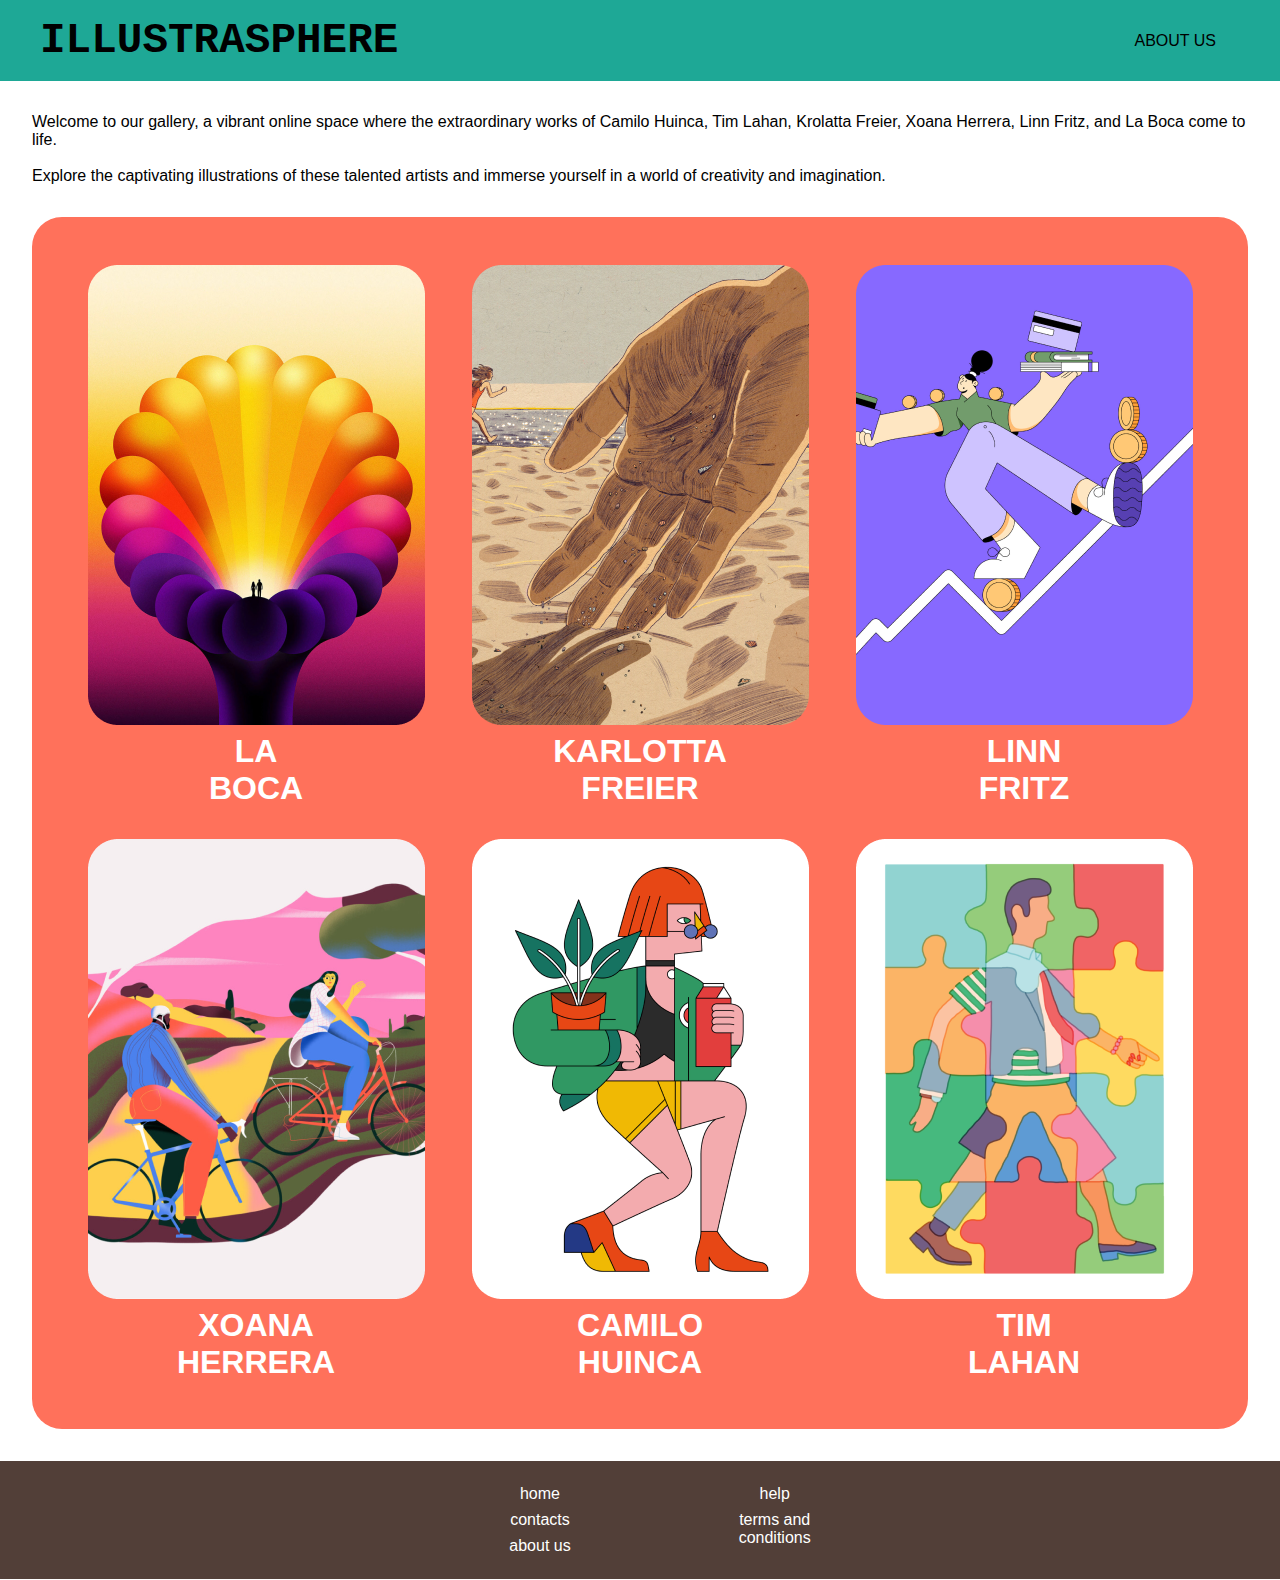
<file: index.html>
<!DOCTYPE html>
<html lang="en">

<head>
    <meta charset="utf-8">
    <meta name="viewport" content="width=device-width, initial-scale=1.0">
    <title>Illustrasphere</title>
    <link rel="stylesheet" href="styles/styles.css">
</head>

<body>
    <nav>
        <ul>
            <li>
                <h1><a href="index.html">ILLUSTRASPHERE</a></h1>
            </li>
            <li id="navright"><a href="about.html">ABOUT US</a></li>
        </ul>
    </nav>
    <article>
        <p id="homedesc">
            Welcome to our gallery, a vibrant online space where the extraordinary
            works of Camilo Huinca, Tim Lahan, Krolatta Freier, Xoana Herrera, Linn Fritz,
            and La Boca come to life.
            <br><br>
            Explore the captivating illustrations of these talented artists and immerse
            yourself in a world of creativity and imagination.
        </p>
        <div id="square">
            <figure>
                <a href="laboca.html">
                    <img src="images/boca/a.png" alt="la boca's page" width="337" height="460">
                    <figcaption>LA<br>BOCA</figcaption>
                </a>
            </figure>
            <figure>
                <a href="karlottafreier.html">
                    <img src="images/freier/a.png" alt="karlotta freier's page" width="337" height="460">
                    <figcaption>KARLOTTA<br>FREIER</figcaption>
                </a>
            </figure>
            <figure>
                <a href="linnfritz.html">
                    <img src="images/fritz/b.png" alt="linn fritz's' page" width="337" height="460">
                    <figcaption>LINN<br>FRITZ</figcaption>
                </a>
            </figure>
            <figure>
                <a href="xoanaherrera.html">
                    <img src="images/herrera/a.png" alt="xoana herrera's page" width="337" height="460">
                    <figcaption>XOANA<br>HERRERA</figcaption>
                </a>
            </figure>
            <figure>
                <a href="camilohuinca.html">
                    <img src="images/huinca/c.png" alt="camilo huinca's page" width="337" height="460">
                    <figcaption>CAMILO<br>HUINCA</figcaption>
                </a>
            </figure>
            <figure>
                <a href="timlahan.html">
                    <img src="images/lahan/a.png" alt="tim lahan's page" width="337" height="460">
                    <figcaption>TIM<br>LAHAN</figcaption>
                </a>
            </figure>
        </div>
    </article>

    <footer>
        <ul>
            <li><a href="index.html">home</a></li>
            <li><a href="">contacts</a></li>
            <li><a href="about.html">about us</a></li>
        </ul>
        <ul>
            <li><a href="">help</a></li>
            <li><a href="">terms and<br>conditions</a></li>
        </ul>
    </footer>
</body>

</html>
</file>
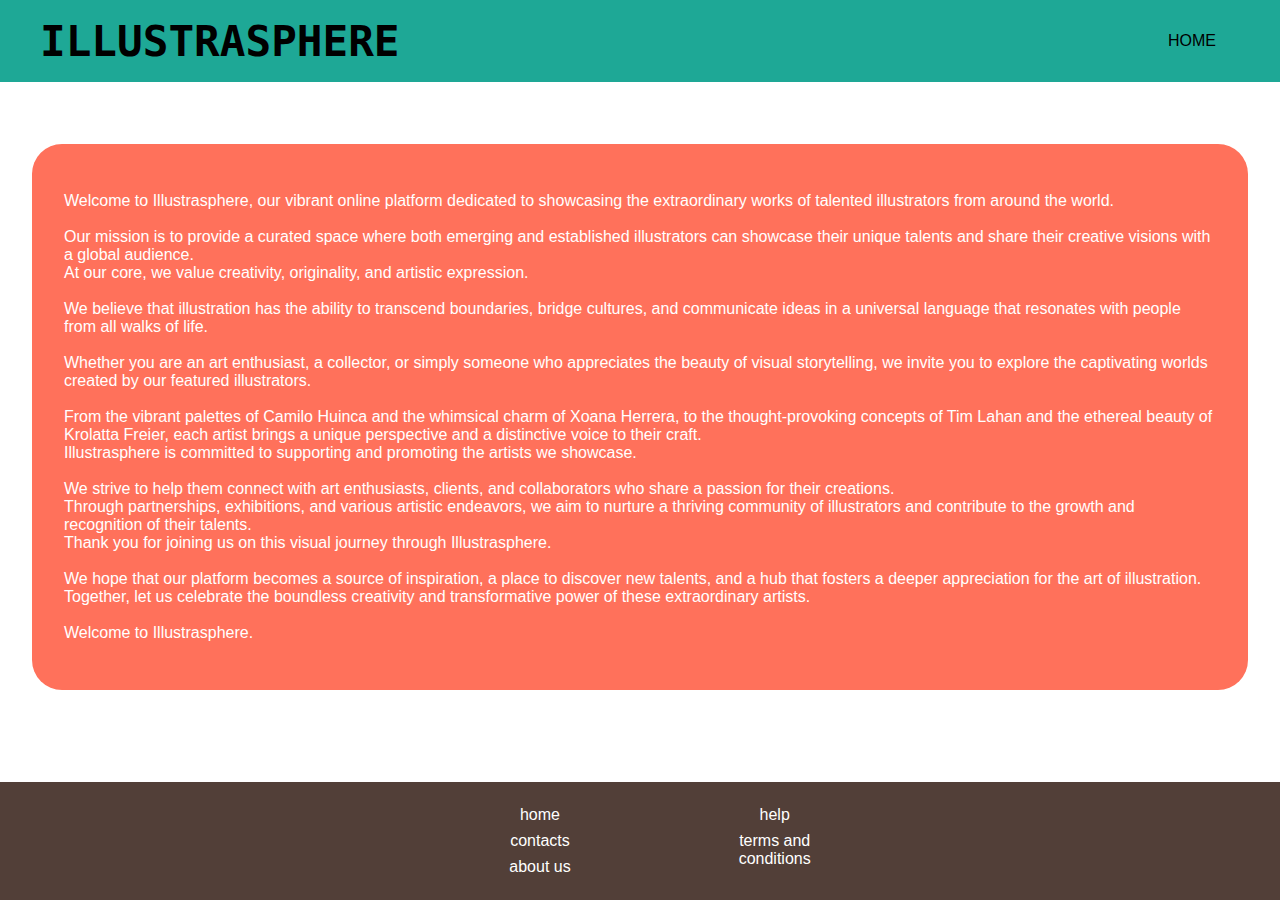
<file: about.html>
<!DOCTYPE html>
<html lang="en">

<head>
    <meta charset="utf-8">
    <meta name="viewport" content="width=device-width, initial-scale=1.0">
    <title>About Us</title>
    <link rel="stylesheet" href="styles/styles.css">
</head>

<body>
    <nav>
        <ul>
            <li>
                <h1><a href="index.html">ILLUSTRASPHERE</a></h1>
            </li>
            <li id="navright"><a href="index.html">HOME</a></li>
        </ul>
    </nav>
    <article>
        <div id="square">
            <p>
                Welcome to Illustrasphere, our vibrant online platform dedicated to
                showcasing the extraordinary works of talented illustrators from around the
                world.
                <br><br>
                Our mission is to provide a curated space where both emerging
                and established illustrators can showcase their unique talents and share
                their creative visions with a global audience.
                <br>
                At our core, we value creativity, originality, and artistic expression.
                <br><br>
                We believe that illustration has the ability to transcend boundaries,
                bridge cultures, and communicate ideas in a universal language that
                resonates with people from all walks of life.
                <br><br>
                Whether you are an art enthusiast, a collector, or simply someone who
                appreciates the beauty of visual storytelling, we invite you to explore
                the captivating worlds created by our featured illustrators.
                <br><br>
                From the vibrant palettes of Camilo Huinca and the whimsical charm of
                Xoana Herrera, to the thought-provoking concepts of Tim Lahan and the
                ethereal beauty of Krolatta Freier, each artist brings a unique
                perspective and a distinctive voice to their craft.
                <br>
                Illustrasphere is committed to supporting and promoting the artists we
                showcase.
                <br><br>
                We strive to help them connect with art enthusiasts, clients, and
                collaborators who share a passion for their creations.
                <br>
                Through partnerships, exhibitions, and various artistic endeavors, we aim
                to nurture a thriving community of illustrators and contribute to the
                growth and recognition of their talents.
                <br>
                Thank you for joining us on this visual journey through Illustrasphere.
                <br><br>
                We hope that our platform becomes a source of inspiration, a place to
                discover new talents, and a hub that fosters a deeper appreciation for
                the art of illustration.
                <br>
                Together, let us celebrate the boundless creativity and transformative
                power of these extraordinary artists.
                <br><br>
                Welcome to Illustrasphere.
            </p>
        </div>
    </article>
    <footer>
        <ul>
            <li><a href="index.html">home</a></li>
            <li><a href="">contacts</a></li>
            <li><a href="about.html">about us</a></li>
        </ul>
        <ul>
            <li><a href="">help</a></li>
            <li><a href="">terms and<br>conditions</a></li>
        </ul>
    </footer>
</body>

</html>
</file>
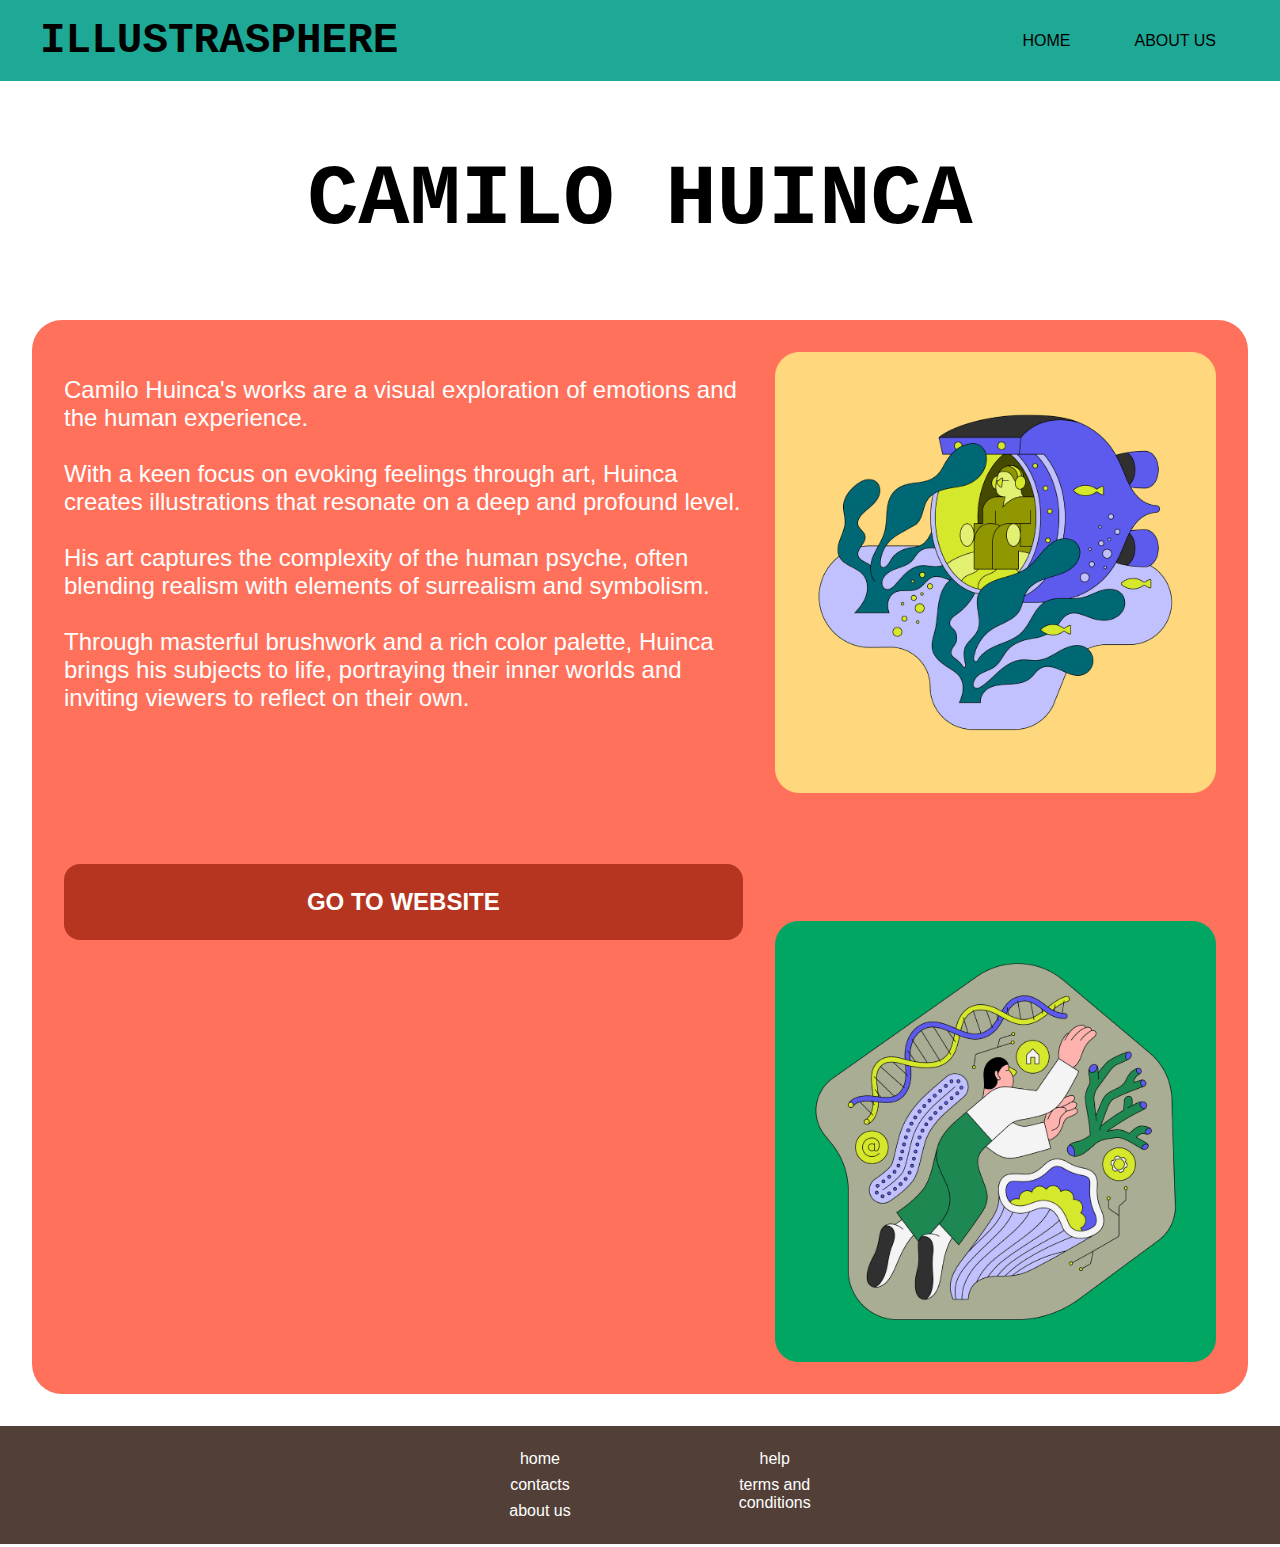
<file: camilohuinca.html>
<!DOCTYPE html>
<html lang="en">

<head>
    <meta charset="utf-8">
    <meta name="viewport" content="width=device-width, initial-scale=1.0">
    <title>Huinca</title>
    <link rel="stylesheet" href="styles/styles.css">
</head>

<body>
    <nav>
        <ul>
            <li>
                <h1><a href="index.html">ILLUSTRASPHERE</a></h1>
            </li>
            <li id="navright"><a href="index.html">HOME</a></li>
            <li><a href="about.html">ABOUT US</a></li>
        </ul>
    </nav>
    <article>
        <h2>CAMILO HUINCA</h2>
        <div id="squarearea">
            <div id="desc">
                <p>
                    Camilo Huinca's works are a visual exploration of emotions 
                    and the human experience. 
                    <br><br>
                    With a keen focus on evoking feelings through art, Huinca 
                    creates illustrations that resonate on a deep and profound 
                    level. 
                    <br><br>
                    His art captures the complexity of the human psyche, often 
                    blending realism with elements of surrealism and symbolism.
                    <br><br>
                    Through masterful brushwork and a rich color palette, Huinca 
                    brings his subjects to life, portraying their inner worlds and 
                    inviting viewers to reflect on their own.
                </p>
                <a href="https://agentpekka.com/artist/camilo-huinca/">GO TO WEBSITE</a>
            </div>
            <img src="images/huinca/a.png" width="557px" height="557px" id="imgarttop">
            <img src="images/huinca/b.png" width="557px" height="557px" id="imgartbottom">
        </div>
    </article>
    <footer>
        <ul>
            <li><a href="index.html">home</a></li>
            <li><a href="">contacts</a></li>
            <li><a href="about.html">about us</a></li>
        </ul>
        <ul>
            <li><a href="">help</a></li>
            <li><a href="">terms and<br>conditions</a></li>
        </ul>
    </footer>
</body>

</html>
</file>
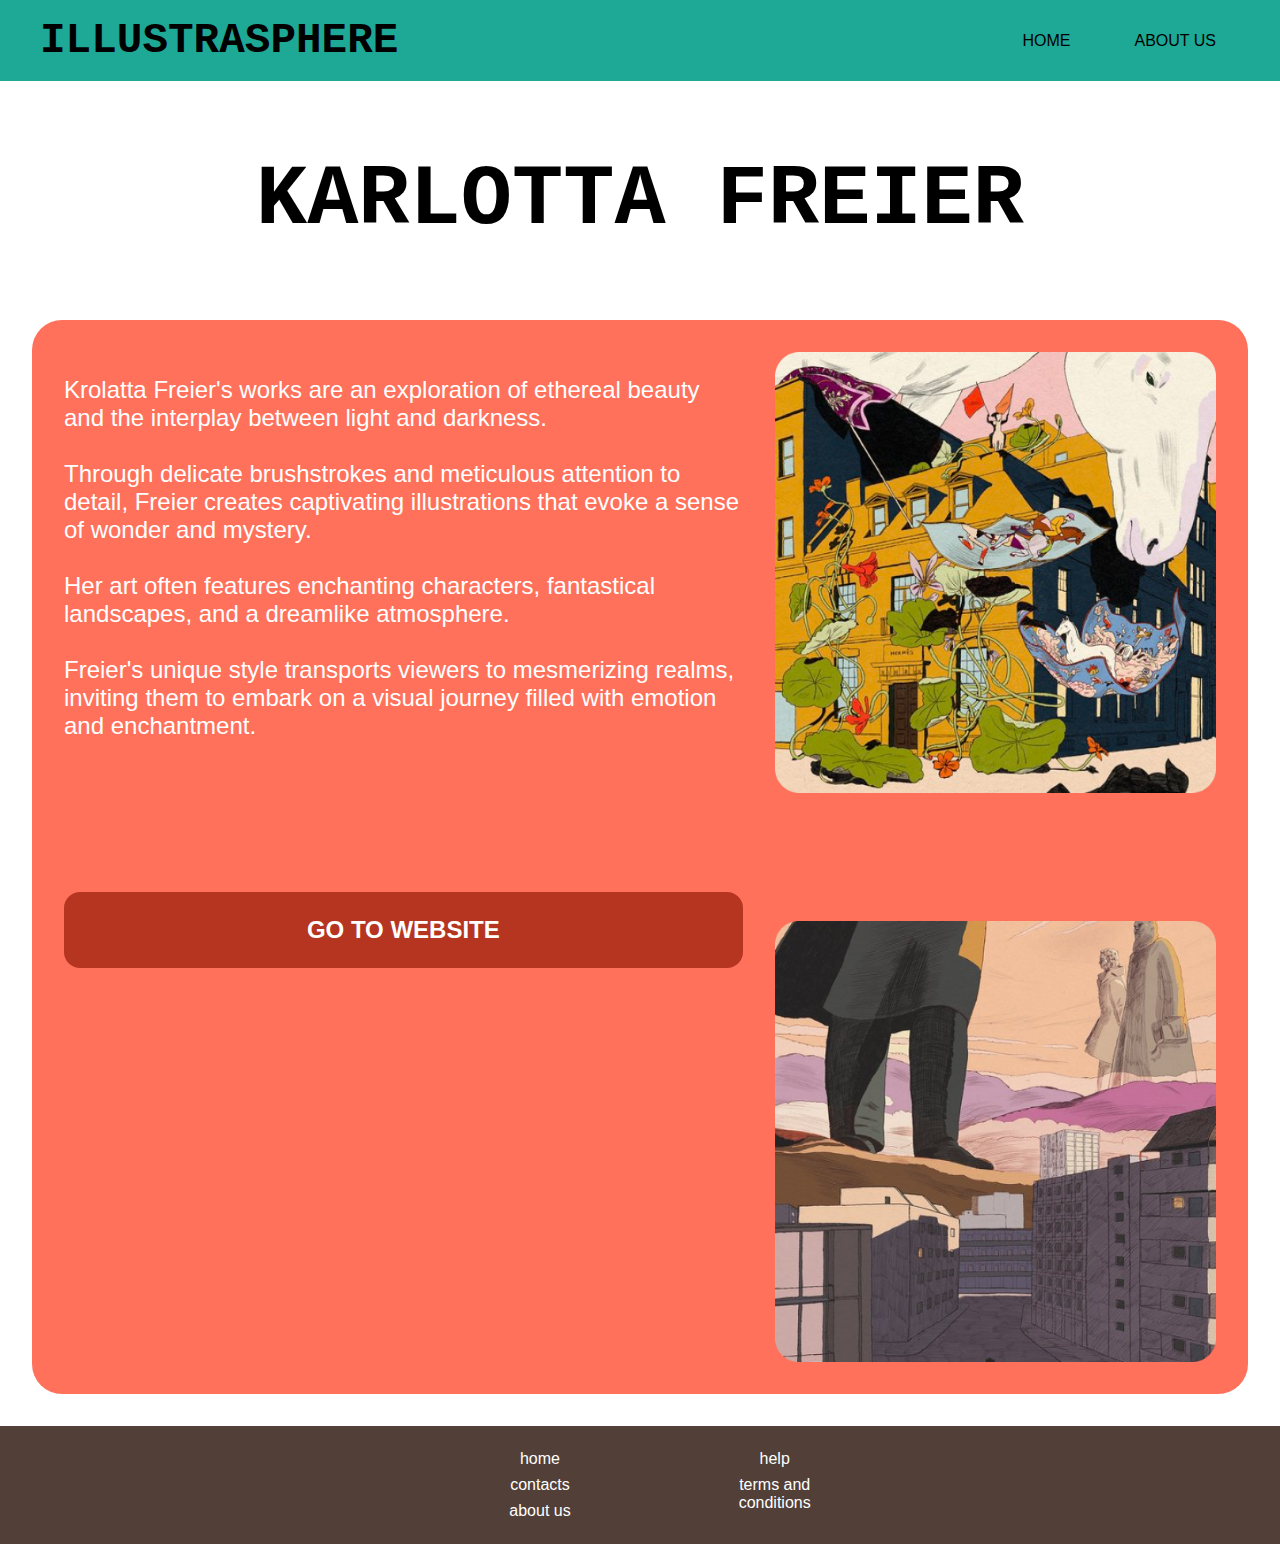
<file: karlottafreier.html>
<!DOCTYPE html>
<html lang="en">

<head>
    <meta charset="utf-8">
    <meta name="viewport" content="width=device-width, initial-scale=1.0">
    <title>Freier</title>
    <link rel="stylesheet" href="styles/styles.css">
</head>

<body>
    <nav>
        <ul>
            <li>
                <h1><a href="index.html">ILLUSTRASPHERE</a></h1>
            </li>
            <li id="navright"><a href="index.html">HOME</a></li>
            <li><a href="about.html">ABOUT US</a></li>
        </ul>
    </nav>
    <article>
        <h2>KARLOTTA FREIER</h2>
        <div id="squarearea">
            <div id="desc">
                <p>
                    Krolatta Freier's works are an exploration of ethereal beauty 
                    and the interplay between light and darkness.
                    <br><br>
                    Through delicate brushstrokes and meticulous attention to detail, 
                    Freier creates captivating illustrations that evoke a sense of 
                    wonder and mystery. 
                    <br><br>
                    Her art often features enchanting characters, fantastical 
                    landscapes, and a dreamlike atmosphere. 
                    <br><br>
                    Freier's unique style transports viewers to mesmerizing realms, 
                    inviting them to embark on a visual journey filled with emotion 
                    and enchantment.
                </p>
                <a href="https://www.karlottafreier.com/">GO TO WEBSITE</a>
            </div>
            <img src="images/freier/b.png" width="557px" height="557px" id="imgarttop">
            <img src="images/freier/c.png" width="557px" height="557px" id="imgartbottom">
        </div>
    </article>
    <footer>
        <ul>
            <li><a href="index.html">home</a></li>
            <li><a href="">contacts</a></li>
            <li><a href="about.html">about us</a></li>
        </ul>
        <ul>
            <li><a href="">help</a></li>
            <li><a href="">terms and<br>conditions</a></li>
        </ul>
    </footer>
</body>

</html>
</file>
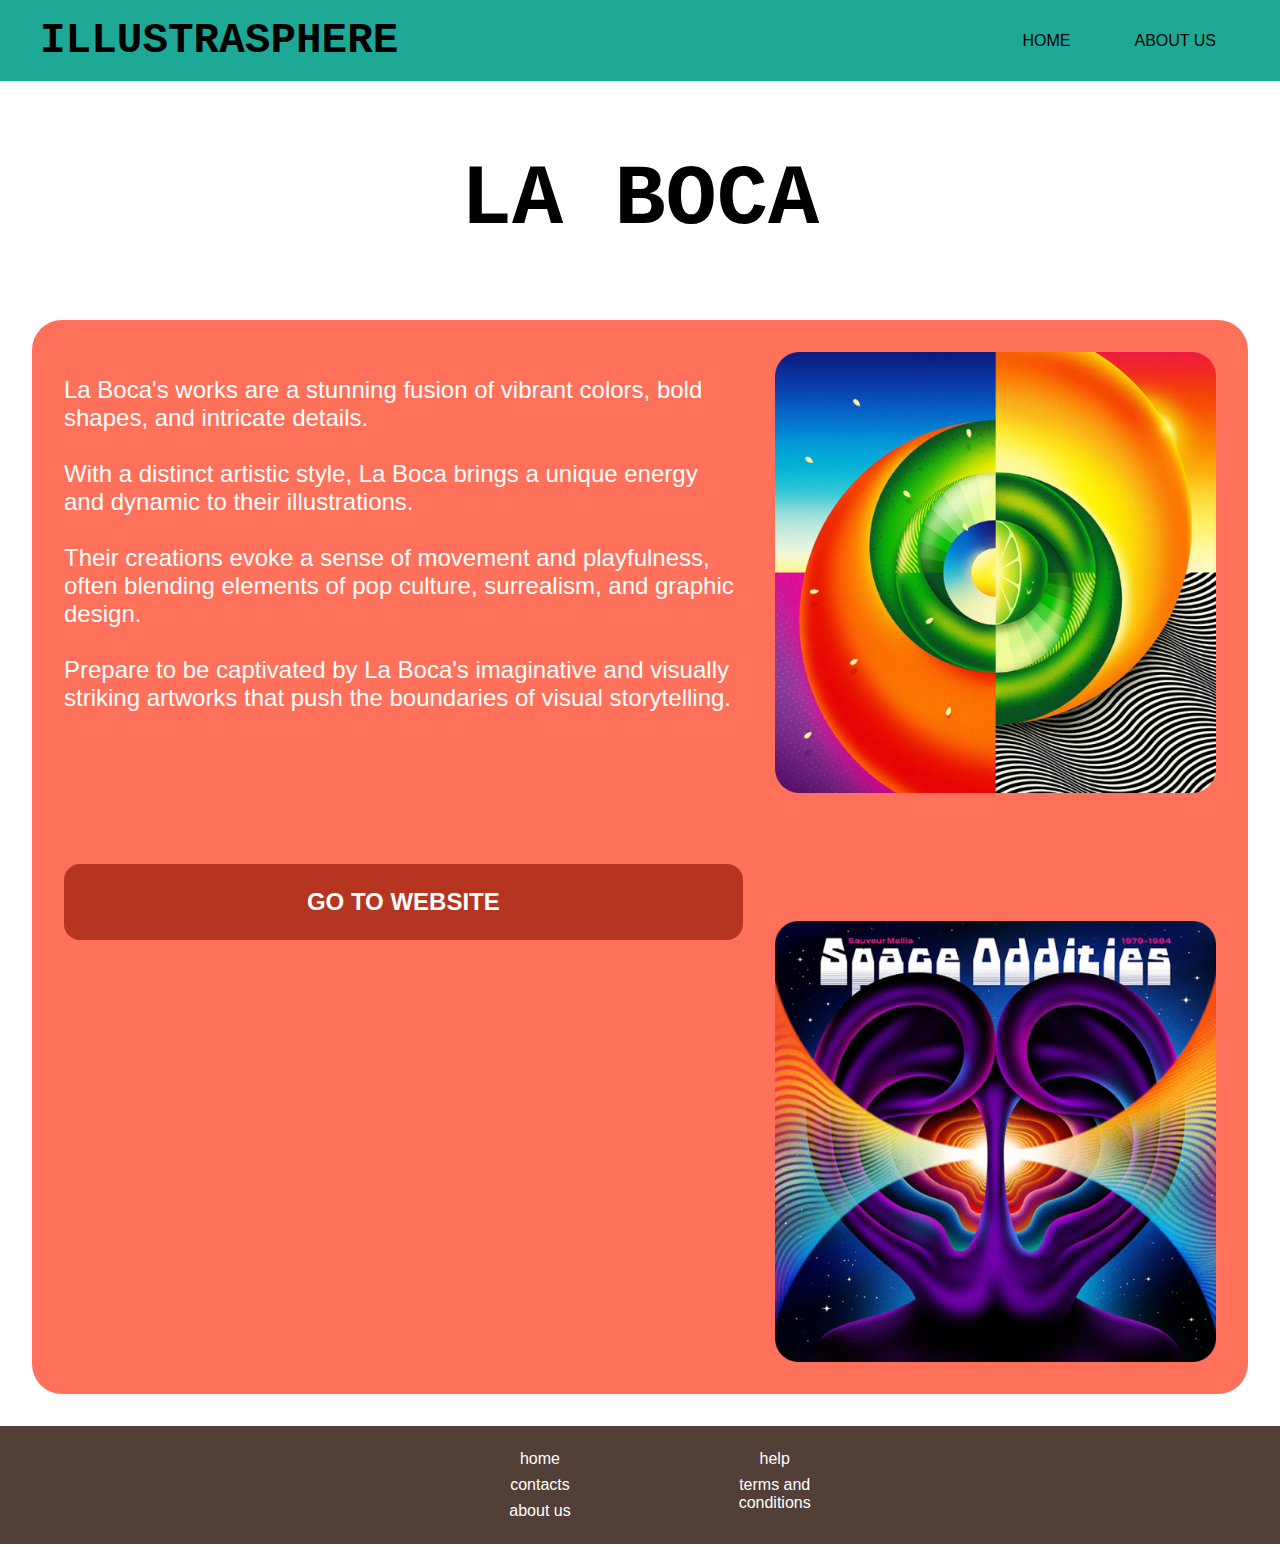
<file: laboca.html>
<!DOCTYPE html>
<html lang="en">

<head>
    <meta charset="utf-8">
    <meta name="viewport" content="width=device-width, initial-scale=1.0">
    <title>Boca</title>
    <link rel="stylesheet" href="styles/styles.css">
</head>

<body>
    <nav>
        <ul>
            <li>
                <h1><a href="index.html">ILLUSTRASPHERE</a></h1>
            </li>
            <li id="navright"><a href="index.html">HOME</a></li>
            <li><a href="about.html">ABOUT US</a></li>
        </ul>
    </nav>
    <article>
        <h2>LA BOCA</h2>
        <div id="squarearea">
            <div id="desc">
                <p>
                    La Boca's works are a stunning fusion of vibrant colors,
                    bold shapes, and intricate details.
                    <br><br>
                    With a distinct artistic style, La Boca brings a unique
                    energy and dynamic to their illustrations.
                    <br><br>
                    Their creations evoke a sense of movement and playfulness,
                    often blending elements of pop culture, surrealism, and graphic design.
                    <br><br>
                    Prepare to be captivated by La Boca's imaginative and visually striking
                    artworks that push the boundaries of visual storytelling.
                </p>
                <a href="https://site.laboca.co.uk/">GO TO WEBSITE</a>
            </div>
            <img src="images/boca/c.png" width="557px" height="557px" id="imgarttop">
            <img src="images/boca/b.png" width="557px" height="557px" id="imgartbottom">
        </div>
    </article>
    <footer>
        <ul>
            <li><a href="index.html">home</a></li>
            <li><a href="">contacts</a></li>
            <li><a href="about.html">about us</a></li>
        </ul>
        <ul>
            <li><a href="">help</a></li>
            <li><a href="">terms and<br>conditions</a></li>
        </ul>
    </footer>
</body>

</html>
</file>
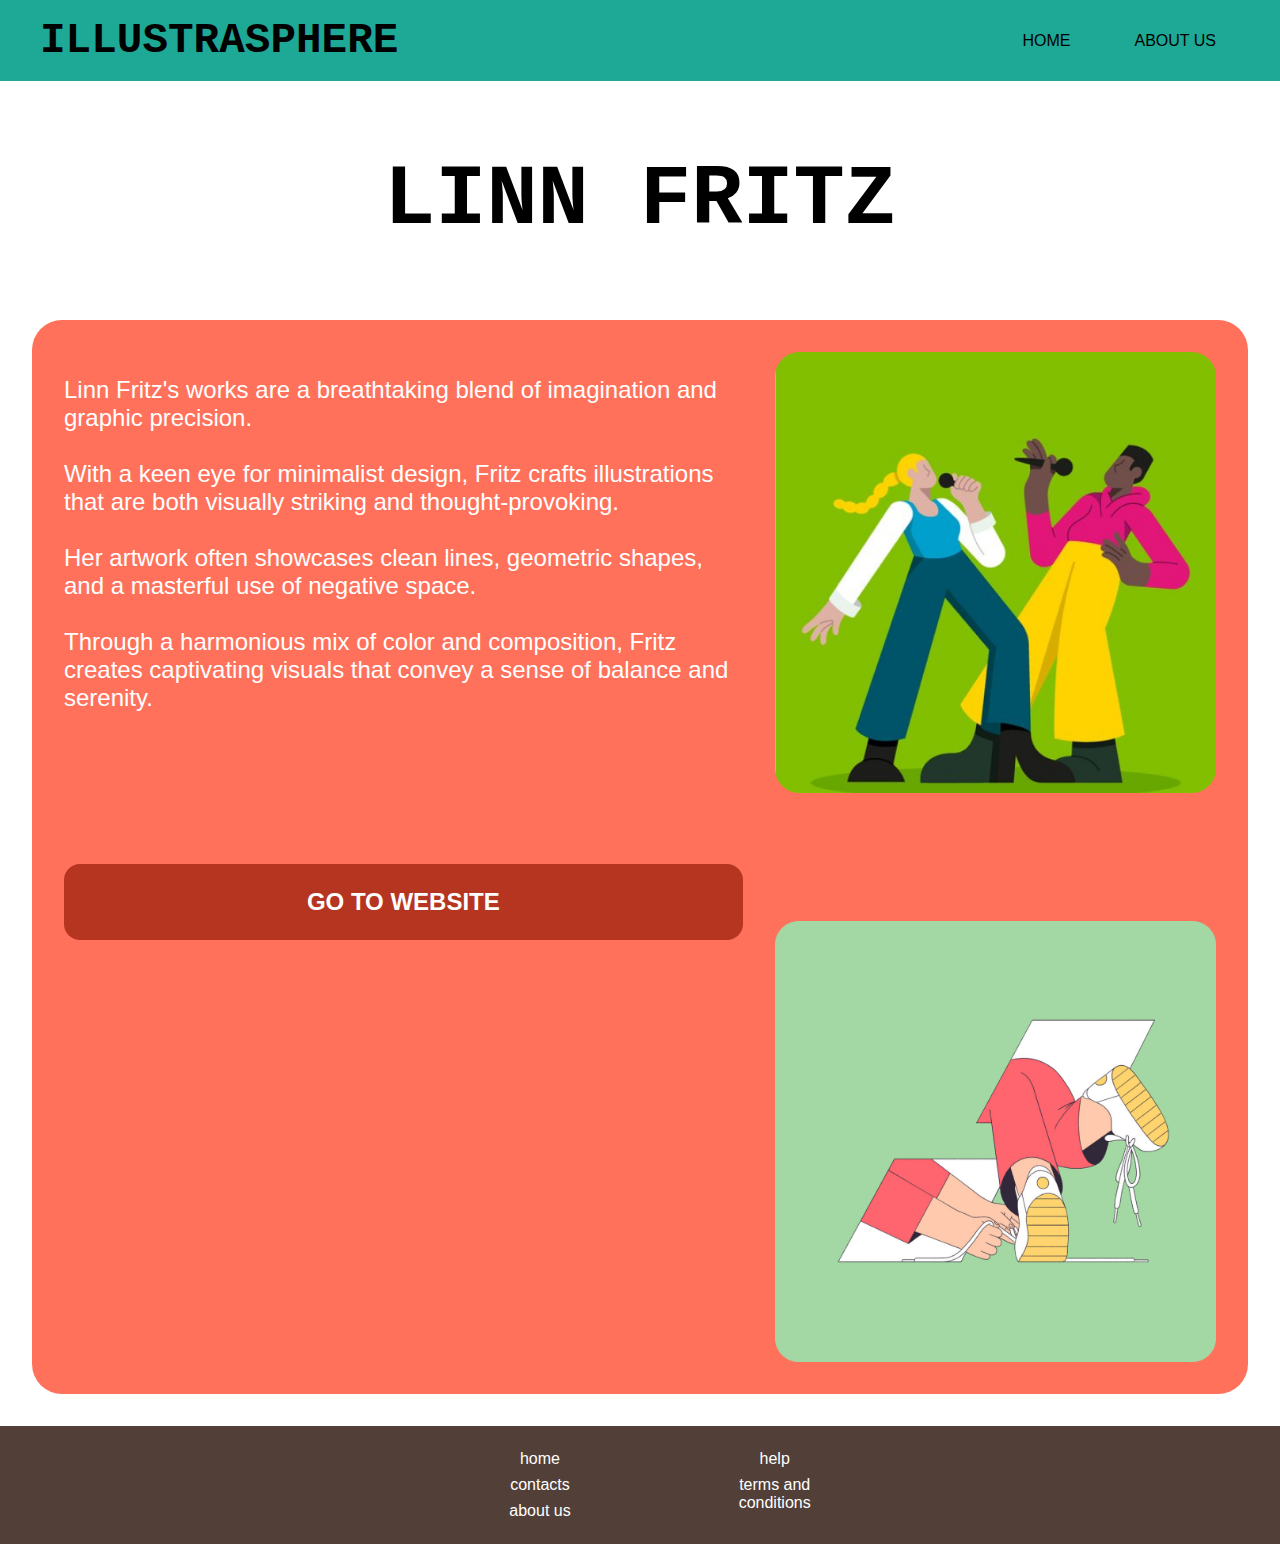
<file: linnfritz.html>
<!DOCTYPE html>
<html lang="en">

<head>
    <meta charset="utf-8">
    <meta name="viewport" content="width=device-width, initial-scale=1.0">
    <title>Fritz</title>
    <link rel="stylesheet" href="styles/styles.css">
</head>

<body>
    <nav>
        <ul>
            <li>
                <h1><a href="index.html">ILLUSTRASPHERE</a></h1>
            </li>
            <li id="navright"><a href="index.html">HOME</a></li>
            <li><a href="about.html">ABOUT US</a></li>
        </ul>
    </nav>
    <article>
        <h2>LINN FRITZ</h2>
        <div id="squarearea">
            <div id="desc">
                <p>
                    Linn Fritz's works are a breathtaking blend of imagination 
                    and graphic precision. 
                    <br><br>
                    With a keen eye for minimalist design, Fritz crafts 
                    illustrations that are both visually striking and 
                    thought-provoking. 
                    <br><br>
                    Her artwork often showcases clean lines, geometric shapes, 
                    and a masterful use of negative space. 
                    <br><br>
                    Through a harmonious mix of color and composition, Fritz 
                    creates captivating visuals that convey a sense of balance 
                    and serenity.
                </p>
                <a href="http://www.linnfritz.com/">GO TO WEBSITE</a>
            </div>
            <img src="images/fritz/a.png" width="557px" height="557px" id="imgarttop">
            <img src="images/fritz/c.png" width="557px" height="557px" id="imgartbottom">
        </div>
    </article>
    <footer>
        <ul>
            <li><a href="index.html">home</a></li>
            <li><a href="">contacts</a></li>
            <li><a href="about.html">about us</a></li>
        </ul>
        <ul>
            <li><a href="">help</a></li>
            <li><a href="">terms and<br>conditions</a></li>
        </ul>
    </footer>
</body>

</html>
</file>
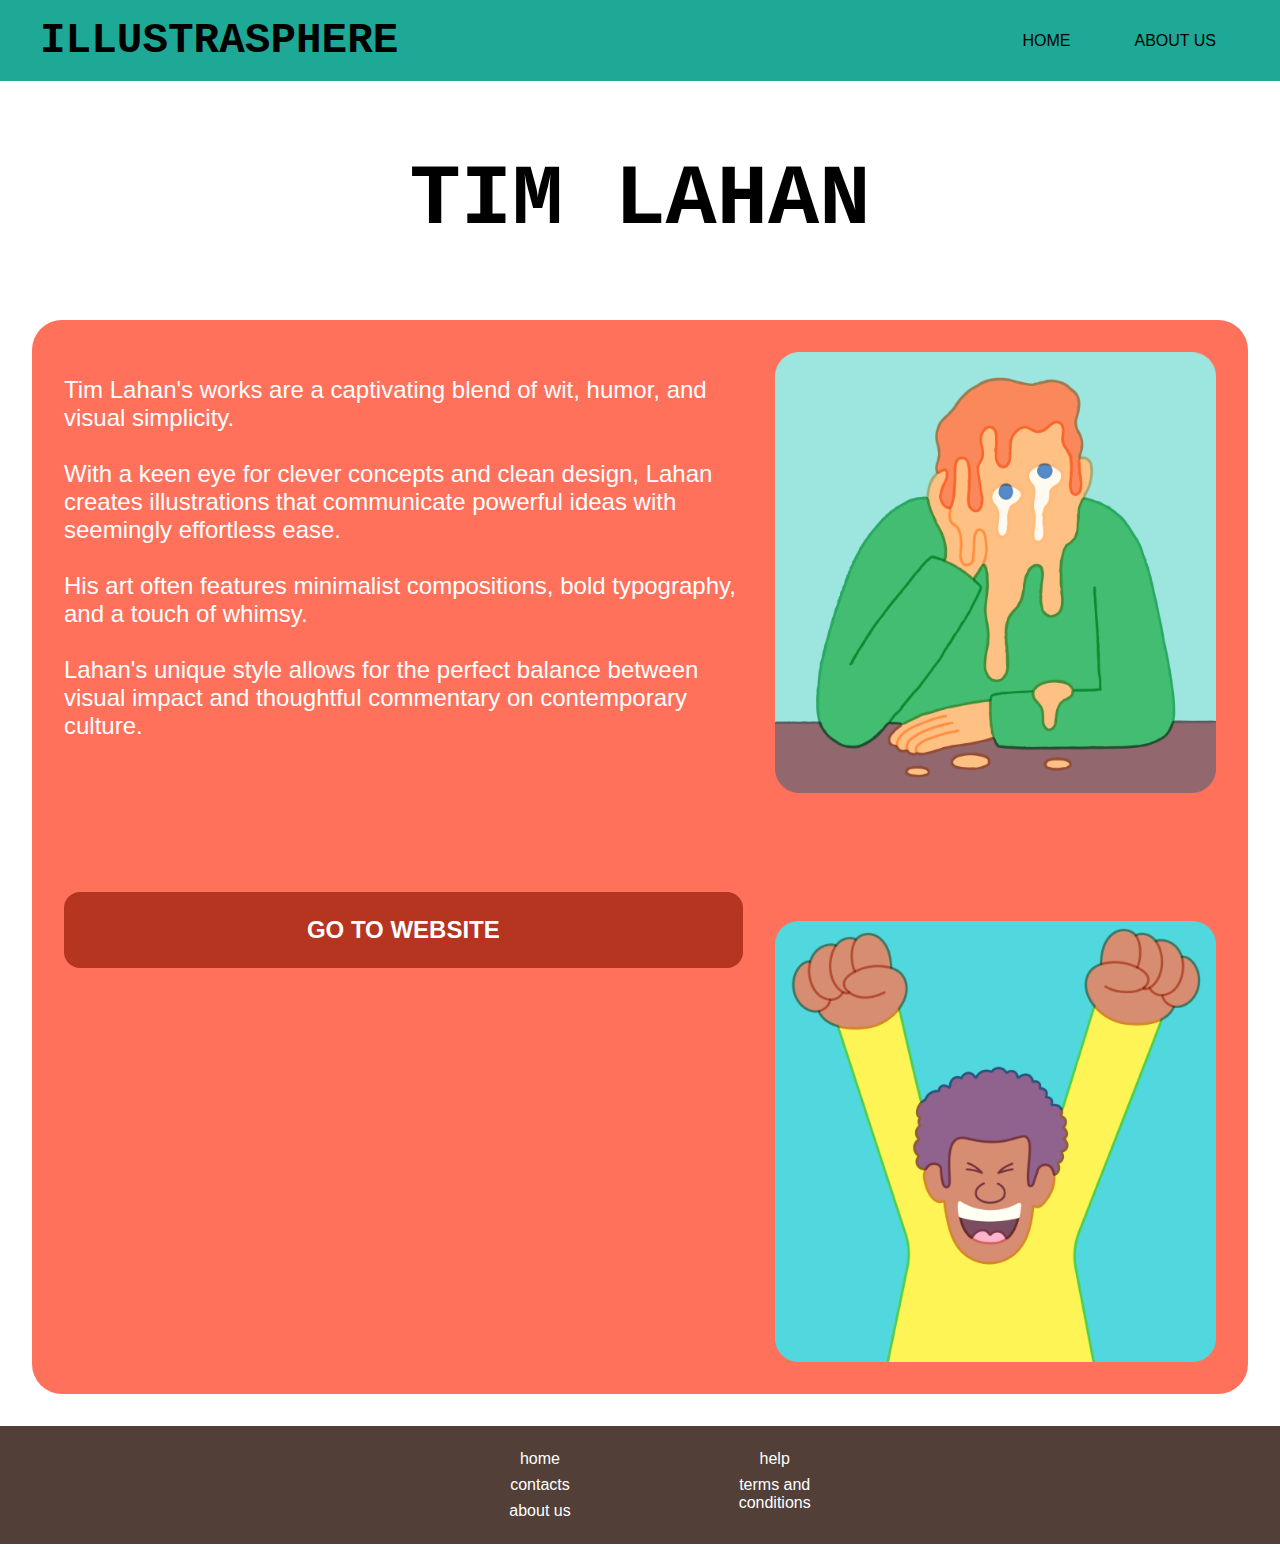
<file: timlahan.html>
<!DOCTYPE html>
<html lang="en">

<head>
    <meta charset="utf-8">
    <meta name="viewport" content="width=device-width, initial-scale=1.0">
    <title>Lahan</title>
    <link rel="stylesheet" href="styles/styles.css">
</head>

<body>
    <nav>
        <ul>
            <li>
                <h1><a href="index.html">ILLUSTRASPHERE</a></h1>
            </li>
            <li id="navright"><a href="index.html">HOME</a></li>
            <li><a href="about.html">ABOUT US</a></li>
        </ul>
    </nav>
    <article>
        <h2>TIM LAHAN</h2>
        <div id="squarearea">
            <div id="desc">
                <p>
                    Tim Lahan's works are a captivating blend of wit, humor, 
                    and visual simplicity. 
                    <br><br>
                    With a keen eye for clever concepts and clean design, 
                    Lahan creates illustrations that communicate powerful ideas 
                    with seemingly effortless ease. 
                    <br><br>
                    His art often features minimalist compositions, bold typography, 
                    and a touch of whimsy. 
                    <br><br>
                    Lahan's unique style allows for the perfect balance between 
                    visual impact and thoughtful commentary on contemporary culture.
                </p>
                <a href="https://www.timlahan.com/">GO TO WEBSITE</a>
            </div>
            <img src="images/lahan/c.png" width="557px" height="557px" id="imgarttop">
            <img src="images/lahan/b.png" width="557px" height="557px" id="imgartbottom">
        </div>
    </article>
    <footer>
        <ul>
            <li><a href="index.html">home</a></li>
            <li><a href="">contacts</a></li>
            <li><a href="about.html">about us</a></li>
        </ul>
        <ul>
            <li><a href="">help</a></li>
            <li><a href="">terms and<br>conditions</a></li>
        </ul>
    </footer>
</body>

</html>
</file>
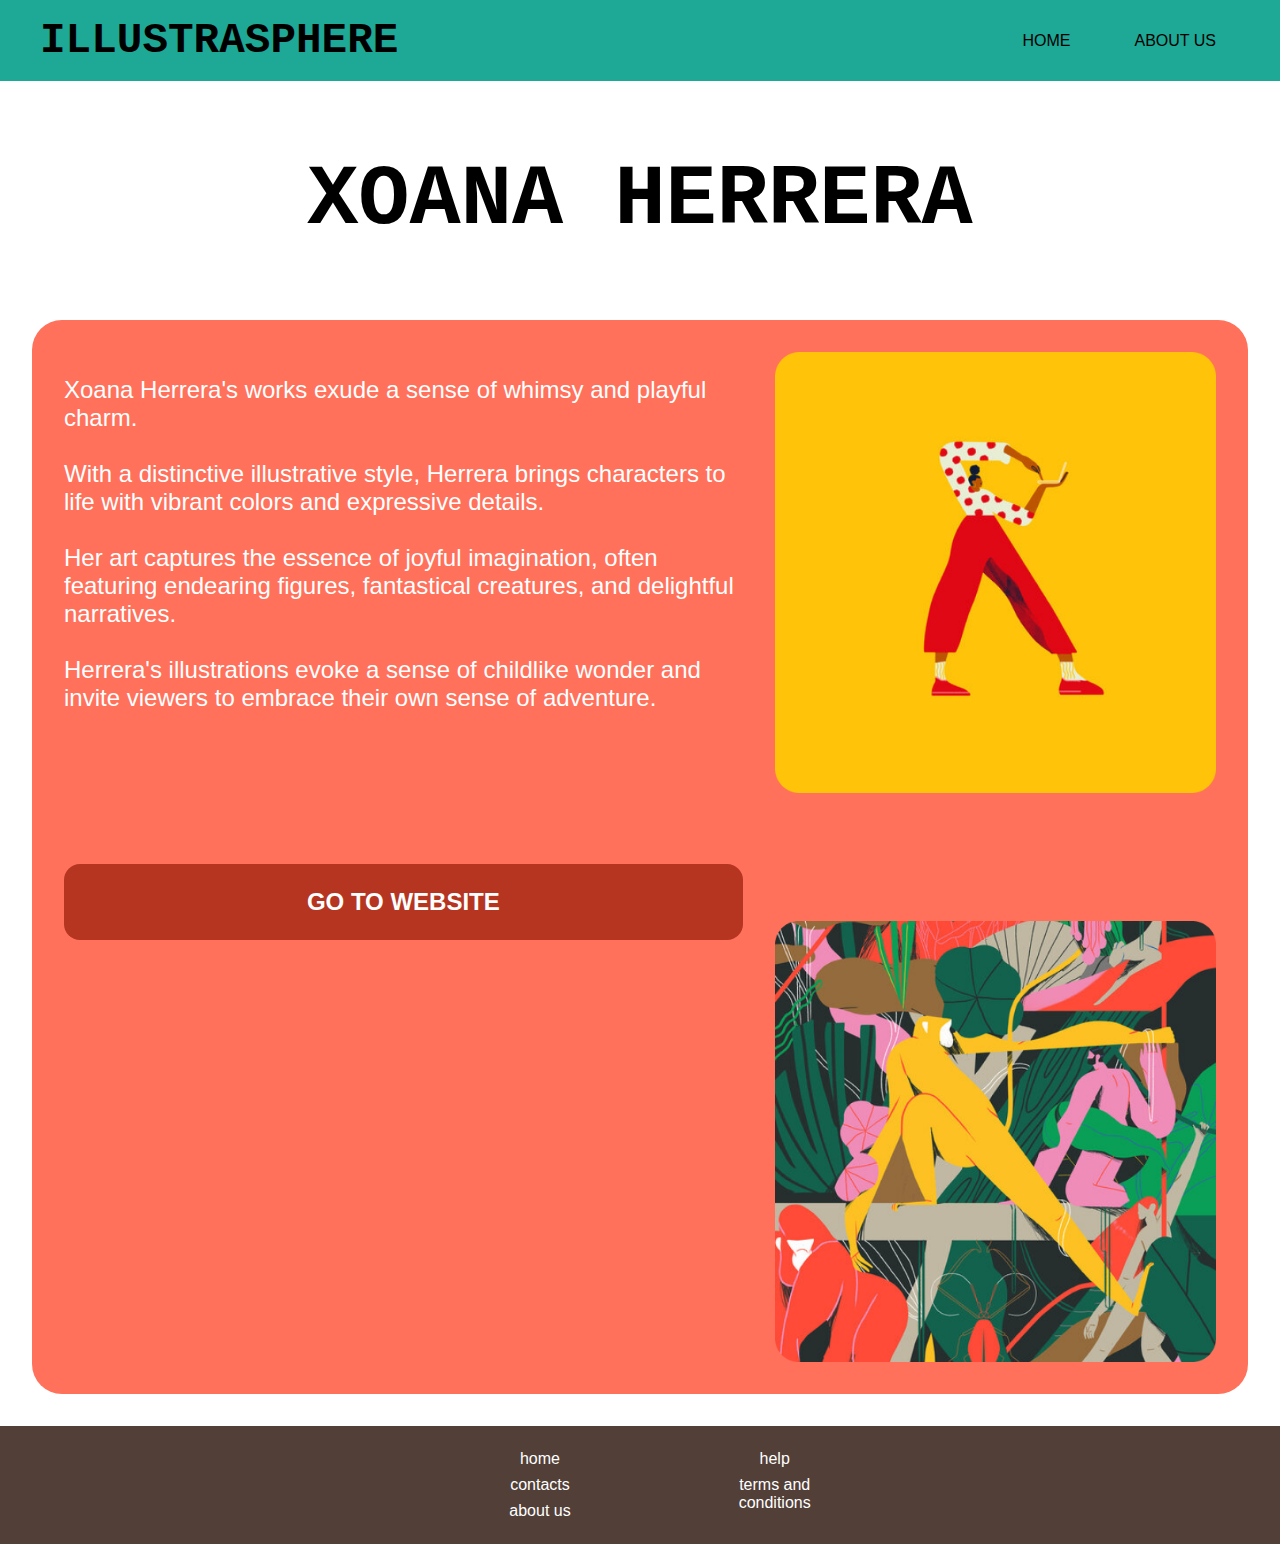
<file: xoanaherrera.html>
<!DOCTYPE html>
<html lang="en">

<head>
    <meta charset="utf-8">
    <meta name="viewport" content="width=device-width, initial-scale=1.0">
    <title>Herrara</title>
    <link rel="stylesheet" href="styles/styles.css">
</head>

<body>
    <nav>
        <ul>
            <li>
                <h1><a href="index.html">ILLUSTRASPHERE</a></h1>
            </li>
            <li id="navright"><a href="index.html">HOME</a></li>
            <li><a href="about.html">ABOUT US</a></li>
        </ul>
    </nav>
    <article>
        <h2>XOANA HERRERA</h2>
        <div id="squarearea">
            <div id="desc">
                <p>
                    Xoana Herrera's works exude a sense of whimsy and playful charm. 
                    <br><br>
                    With a distinctive illustrative style, Herrera brings 
                    characters to life with vibrant colors and expressive details. 
                    <br><br>
                    Her art captures the essence of joyful imagination, often 
                    featuring endearing figures, fantastical creatures, and 
                    delightful narratives. 
                    <br><br>
                    Herrera's illustrations evoke a sense of childlike wonder 
                    and invite viewers to embrace their own sense of adventure. 
                </p>
                <a href="https://www.xoanaherrera.com/">GO TO WEBSITE</a>
            </div>
            <img src="images/herrera/b.png" width="557px" height="557px" id="imgarttop">
            <img src="images/herrera/c.png" width="557px" height="557px" id="imgartbottom">
        </div>
    </article>
    <footer>
        <ul>
            <li><a href="index.html">home</a></li>
            <li><a href="">contacts</a></li>
            <li><a href="about.html">about us</a></li>
        </ul>
        <ul>
            <li><a href="">help</a></li>
            <li><a href="">terms and<br>conditions</a></li>
        </ul>
    </footer>
</body>

</html>
</file>
<file: styles/styles.css>
a {
    text-decoration: none;
    color: black;
}

a:hover {
    opacity: 0.5;
}

article {
    margin: auto;
    max-width: 100em;
}

body {
    margin: 0;
    padding: 0;
    font-family: sans-serif;
    min-height: 100vh;
    display: flex;
    flex-direction: column;
}

figure {
    text-align: center;
    margin: 16px;
}

figure > a {
    color: white;
    font-size: xx-large;
    font-weight: bold;
}

footer {
    background-color: #523F38;
    display: flex;
    justify-content: center;
    text-align: center;
    margin-top: auto;
}

footer > ul > li {
    list-style: none;
    margin: 8px 64px;
}

footer > ul > li > a {
    color: white;
}

h1 {
    font-family: monospace;
    font-size: 32pt;
    margin: 0;
}

h2 {
    font-family: monospace;
    font-size: 64pt;
    text-align: center;
}

img {
    max-width: 100%;
    height: auto;
}

nav {
    background-color: #1EA896;
    overflow: hidden;
}

nav > ul {
    list-style: none;
    display: flex;
    align-items: center;
}

nav > ul > li {
    margin-right: 64px;
}

#imgarttop {
    margin-bottom: 128px;
}

#imgartbottom {
    margin-top: auto;
}

#desc {
    grid-area: desc;
    display: flex;
    flex-direction: column;
}

#desc > p {
    font-size: x-large;
    margin-right: 32px;
}

#desc > a {
    background-color: #B53521;
    color: white;
    padding: 24px 64px;
    border-radius: 16px;
    font-size: x-large;
    font-weight: bold;
    text-align: center;
    margin-top: 128px;
    margin-right: 32px;
}

#homedesc {
    margin: 32px;
}

#navright {
    margin-left: auto;
    margin-right: 64px;
}

#square {
    background-color: #FF715B;
    color: white;
    border-radius: 30px;
    margin: 32px;
    padding: 32px;
    display: grid;
    grid-template-columns: auto auto auto;
}

#squarearea {
    background-color: #FF715B;
    color: white;
    border-radius: 30px;
    margin: 32px;
    padding: 32px;
    display: grid;
    grid-template-areas: 
    'desc .'
    'desc .';
    grid-template-columns: auto minmax(auto, 557px);
}
</file>
